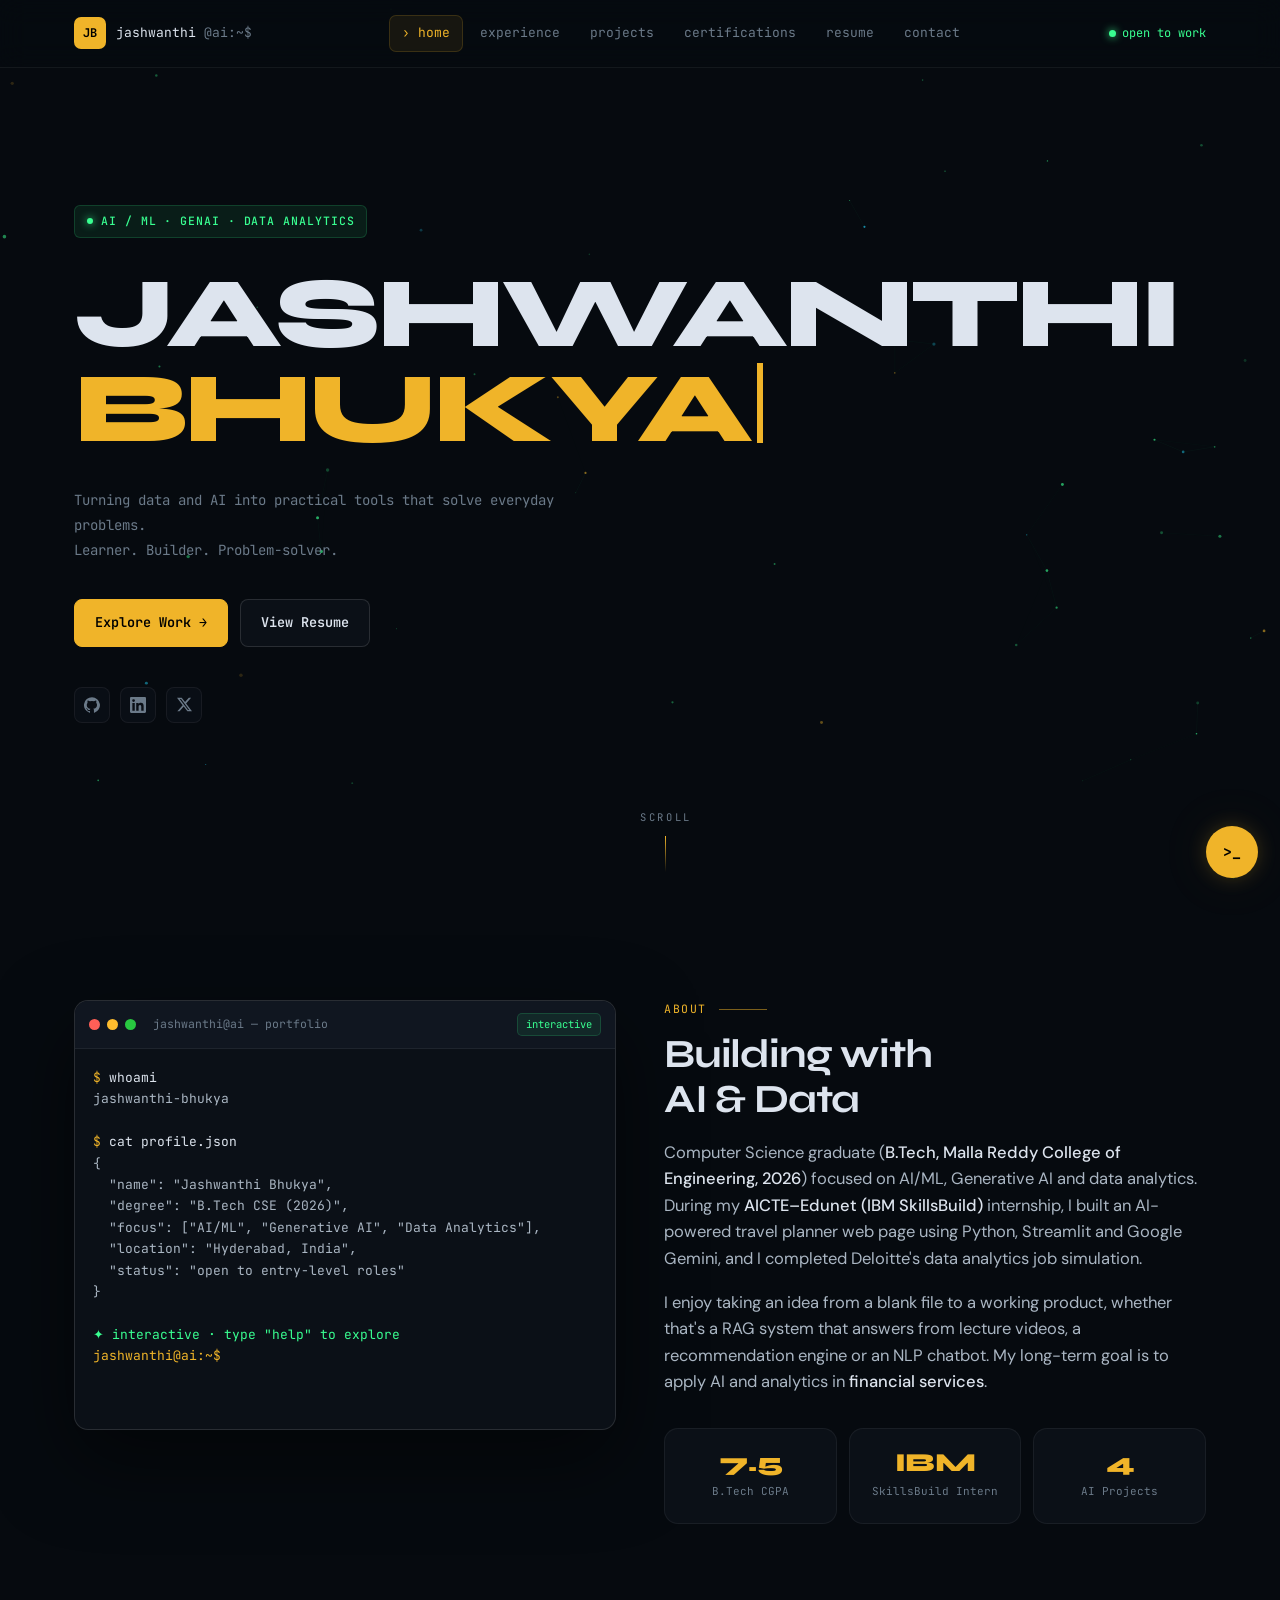
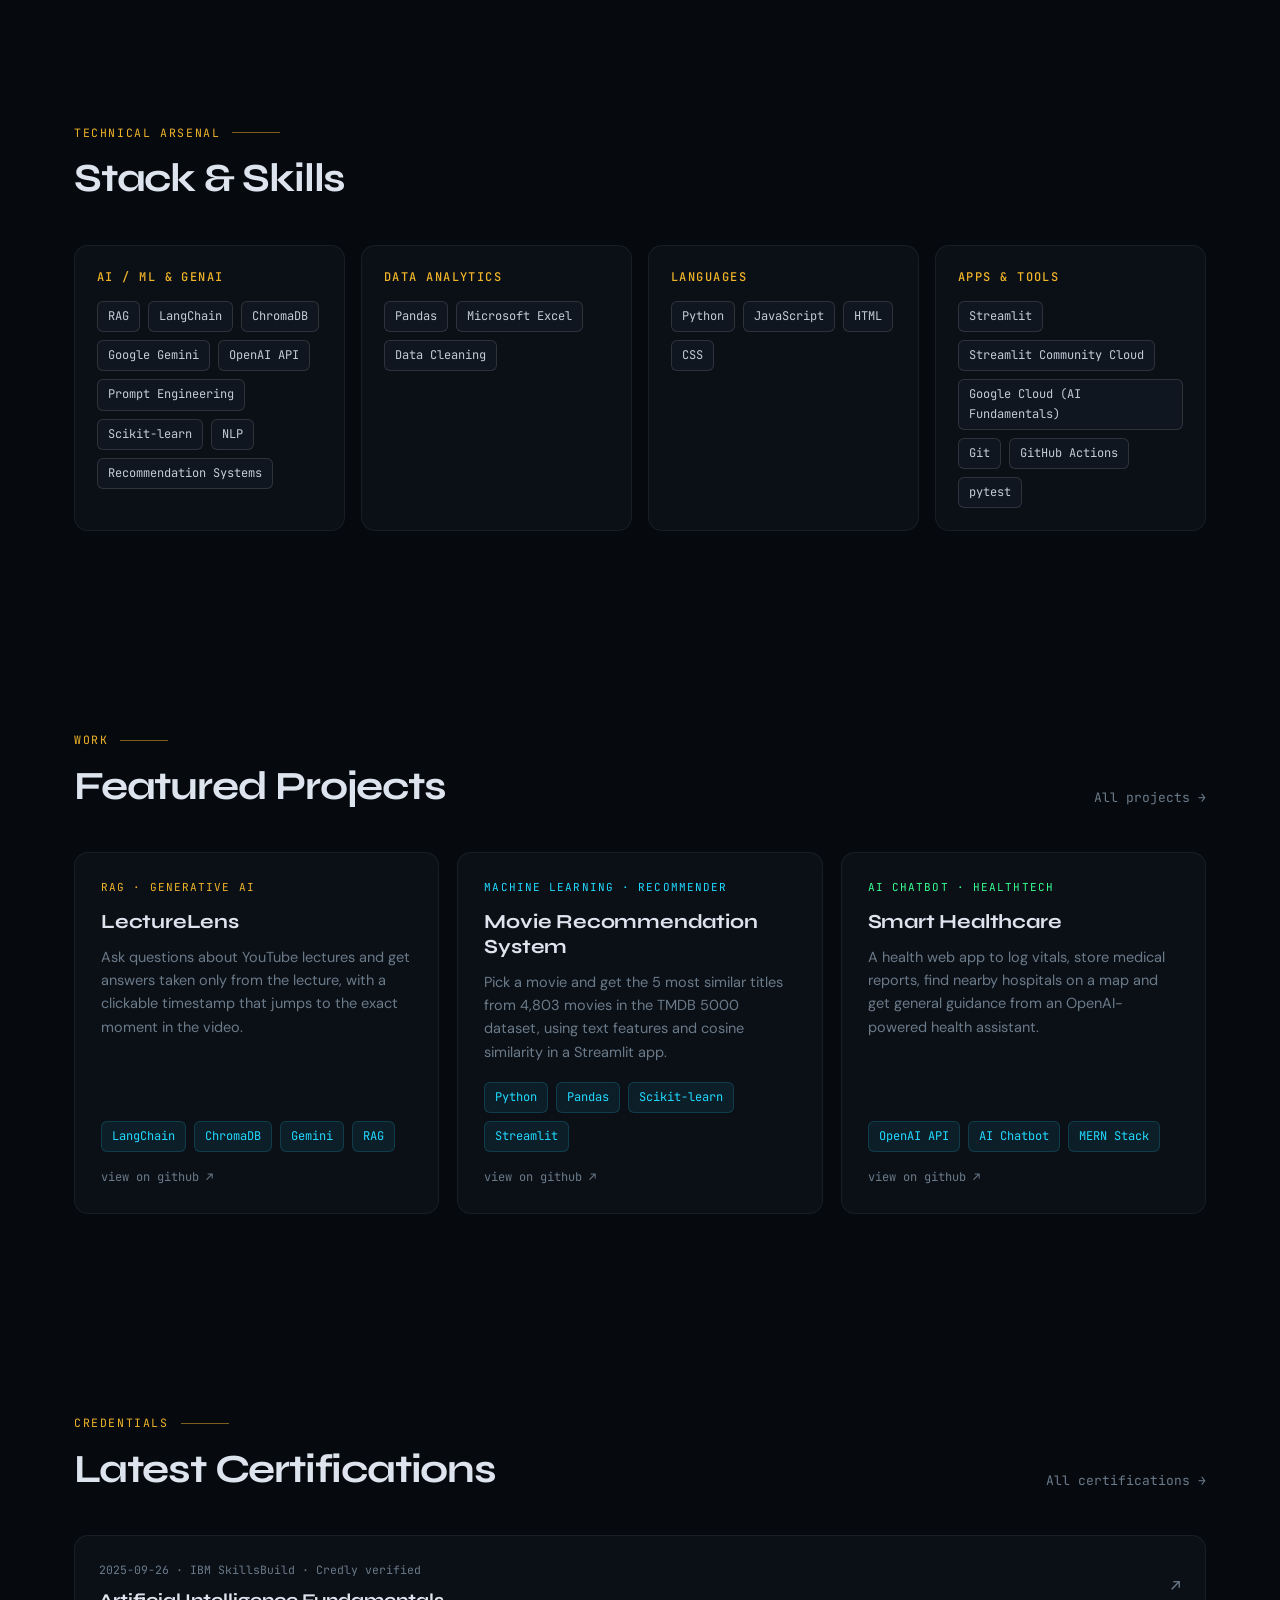
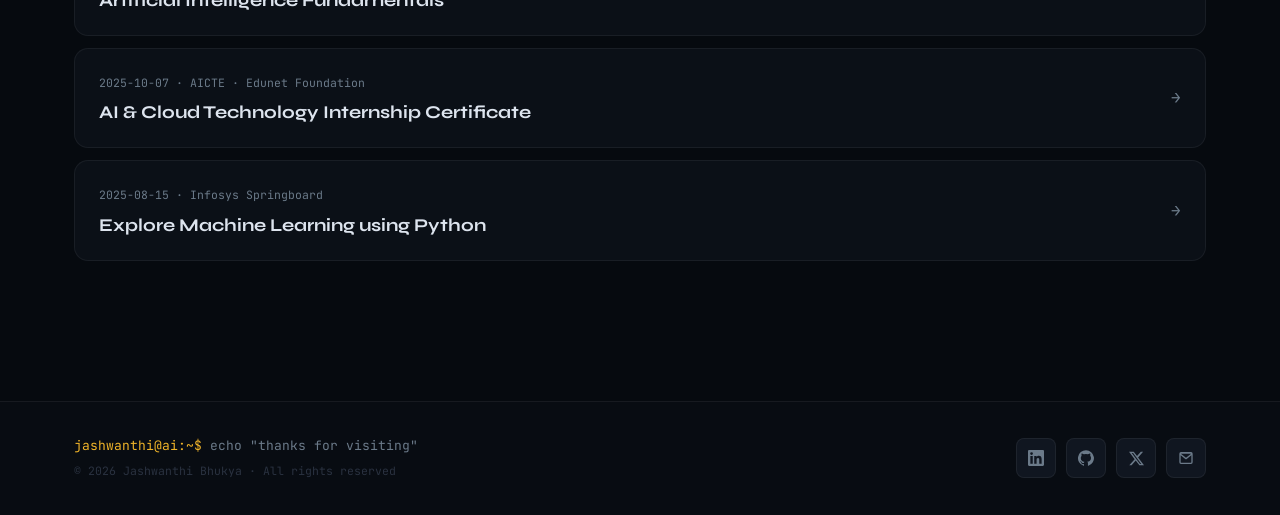
<file: index.html>
<!doctype html>
<html lang="en">
<head>
<meta charset="utf-8">
<meta name="viewport" content="width=device-width, initial-scale=1">
<title>Jashwanthi Bhukya | AI/ML, GenAI &amp; Data Analytics</title>
<meta name="description" content="Jashwanthi Bhukya – 2026 Computer Science graduate building with AI/ML, Generative AI and data analytics. Based in Hyderabad, open to roles in Hyderabad, Bengaluru and across India.">
<meta property="og:title" content="Jashwanthi Bhukya | AI/ML, GenAI & Data Analytics">
<meta property="og:description" content="Turning data and AI into practical tools that solve everyday problems.">
<link rel="icon" type="image/svg+xml" href="favicon.svg?v=2">
<link rel="icon" type="image/png" sizes="32x32" href="favicon-32.png?v=2">
<link rel="shortcut icon" href="favicon.ico?v=2">
<link rel="apple-touch-icon" href="apple-touch-icon.png?v=2">
<link rel="preconnect" href="https://fonts.googleapis.com">
<link rel="preconnect" href="https://fonts.gstatic.com" crossorigin>
<link href="https://fonts.googleapis.com/css2?family=Syne:wght@600;700;800&family=JetBrains+Mono:wght@400;500;600;700&family=DM+Sans:opsz,wght@9..40,300;9..40,400;9..40,500&display=swap" rel="stylesheet">
<link rel="stylesheet" href="styles.css">
</head>
<body data-page="home">
<main>

<!-- ================= HERO ================= -->
<section class="hero">
  <div class="container">
    <div class="animate-in d-1"><span class="pill">AI / ML · GenAI · Data Analytics</span></div>
    <div class="animate-in d-2"><h1><span class="line">Jashwanthi</span><span class="line accent">Bhukya<span class="cursor"></span></span></h1></div>
    <div class="animate-in d-3"><p class="tagline">Turning data and AI into practical tools that solve everyday problems.<br>Learner. Builder. Problem-solver.</p></div>
    <div class="animate-in d-4 btn-row">
      <a href="projects.html" class="btn primary">Explore Work →</a>
      <a href="resume.html" class="btn">View Resume</a>
    </div>
    <div class="animate-in d-5 hero-socials-wrap"><div data-socials="hero-socials"></div></div>
  </div>
  <div class="scroll-hint animate-in d-6">scroll</div>
</section>

<!-- ================= ABOUT ================= -->
<section>
  <div class="container about-grid">
    <div class="terminal reveal">
      <div class="term-bar"><i></i><i></i><i></i><span>jashwanthi@ai — portfolio</span><span class="badge-int">interactive</span></div>
      <div class="term-body" id="term-body">
        <div class="term-input"><label for="term-in">jashwanthi@ai:~$</label><input id="term-in" type="text" autocomplete="off" spellcheck="false" aria-label="Terminal command"></div>
      </div>
    </div>

    <div class="about-copy reveal">
      <span class="label">About</span>
      <h2>Building with<br>AI &amp; Data</h2>
      <p>Computer Science graduate (<b>B.Tech, Malla Reddy College of Engineering, 2026</b>) focused on AI/ML, Generative AI and data analytics. During my <b>AICTE–Edunet (IBM SkillsBuild)</b> internship, I built an AI-powered travel planner web page using Python, Streamlit and Google Gemini, and I completed Deloitte's data analytics job simulation.</p>
      <p>I enjoy taking an idea from a blank file to a working product, whether that's a RAG system that answers from lecture videos, a recommendation engine or an NLP chatbot. My long-term goal is to apply AI and analytics in <b>financial services</b>.</p>
      <div class="stats">
        <div class="stat"><b>7.5</b><span>B.Tech CGPA</span></div>
        <div class="stat"><b>IBM</b><span>SkillsBuild Intern</span></div>
        <div class="stat"><b>4</b><span>AI Projects</span></div>
      </div>
    </div>
  </div>
</section>

<!-- ================= STACK ================= -->
<section>
  <div class="container">
    <div class="section-head reveal"><div><span class="label">Technical Arsenal</span><h2>Stack &amp; Skills</h2></div></div>
    <div class="stack-grid">
      <div class="stack-card reveal"><h3>AI / ML &amp; GENAI</h3><div class="chips"><span class="chip">RAG</span><span class="chip">LangChain</span><span class="chip">ChromaDB</span><span class="chip">Google Gemini</span><span class="chip">OpenAI API</span><span class="chip">Prompt Engineering</span><span class="chip">Scikit-learn</span><span class="chip">NLP</span><span class="chip">Recommendation Systems</span></div></div>
      <div class="stack-card reveal"><h3>DATA ANALYTICS</h3><div class="chips"><span class="chip">Pandas</span><span class="chip">Microsoft Excel</span><span class="chip">Data Cleaning</span></div></div>
      <div class="stack-card reveal"><h3>LANGUAGES</h3><div class="chips"><span class="chip">Python</span><span class="chip">JavaScript</span><span class="chip">HTML</span><span class="chip">CSS</span></div></div>
      <div class="stack-card reveal"><h3>APPS &amp; TOOLS</h3><div class="chips"><span class="chip">Streamlit</span><span class="chip">Streamlit Community Cloud</span><span class="chip">Google Cloud (AI Fundamentals)</span><span class="chip">Git</span><span class="chip">GitHub Actions</span><span class="chip">pytest</span></div></div>
    </div>
  </div>
</section>

<!-- ================= FEATURED PROJECTS ================= -->
<section>
  <div class="container">
    <div class="section-head reveal">
      <div><span class="label">Work</span><h2>Featured Projects</h2></div>
      <a href="projects.html" class="link-arrow">All projects →</a>
    </div>
    <div class="project-grid">
      <a class="project reveal" href="https://github.com/bhukyajashwanthi/lecturelens" target="_blank" rel="noopener">
        <span class="cat">RAG · Generative AI</span>
        <h3>LectureLens</h3>
        <p>Ask questions about YouTube lectures and get answers taken only from the lecture, with a clickable timestamp that jumps to the exact moment in the video.</p>
        <div class="chips"><span class="chip">LangChain</span><span class="chip">ChromaDB</span><span class="chip">Gemini</span><span class="chip">RAG</span></div>
        <span class="go">view on github ↗</span>
      </a>
      <a class="project reveal" href="https://github.com/bhukyajashwanthi/Movie-Recommendation-System" target="_blank" rel="noopener">
        <span class="cat cyan">Machine Learning · Recommender</span>
        <h3>Movie Recommendation System</h3>
        <p>Pick a movie and get the 5 most similar titles from 4,803 movies in the TMDB 5000 dataset, using text features and cosine similarity in a Streamlit app.</p>
        <div class="chips"><span class="chip">Python</span><span class="chip">Pandas</span><span class="chip">Scikit-learn</span><span class="chip">Streamlit</span></div>
        <span class="go">view on github ↗</span>
      </a>
      <a class="project reveal" href="https://github.com/bhukyajashwanthi/smarthealthcare" target="_blank" rel="noopener">
        <span class="cat green">AI Chatbot · HealthTech</span>
        <h3>Smart Healthcare</h3>
        <p>A health web app to log vitals, store medical reports, find nearby hospitals on a map and get general guidance from an OpenAI-powered health assistant.</p>
        <div class="chips"><span class="chip">OpenAI API</span><span class="chip">AI Chatbot</span><span class="chip">MERN Stack</span></div>
        <span class="go">view on github ↗</span>
      </a>
    </div>
  </div>
</section>

<!-- ================= LATEST CREDENTIALS (mirrors "Latest Writing") ================= -->
<section>
  <div class="container">
    <div class="section-head reveal">
      <div><span class="label">Credentials</span><h2>Latest Certifications</h2></div>
      <a href="certifications.html" class="link-arrow">All certifications →</a>
    </div>
    <div class="list-rows">
      <a class="row-link reveal" href="https://www.credly.com/badges/cf4768bc-b0b2-471b-96e0-168a74e50fd7" target="_blank" rel="noopener">
        <div><span class="meta">2025-09-26 · IBM SkillsBuild · Credly verified</span><h3>Artificial Intelligence Fundamentals</h3></div><span class="arrow">↗</span>
      </a>
      <a class="row-link reveal" href="aicte-edunet-internship.pdf" target="_blank" rel="noopener">
        <div><span class="meta">2025-10-07 · AICTE · Edunet Foundation</span><h3>AI &amp; Cloud Technology Internship Certificate</h3></div><span class="arrow">→</span>
      </a>
      <a class="row-link reveal" href="infosys-explore-ml-python.jpg" target="_blank" rel="noopener">
        <div><span class="meta">2025-08-15 · Infosys Springboard</span><h3>Explore Machine Learning using Python</h3></div><span class="arrow">→</span>
      </a>
    </div>
  </div>
</section>

</main>
<script src="script.js"></script>
</body>
</html>
</file>
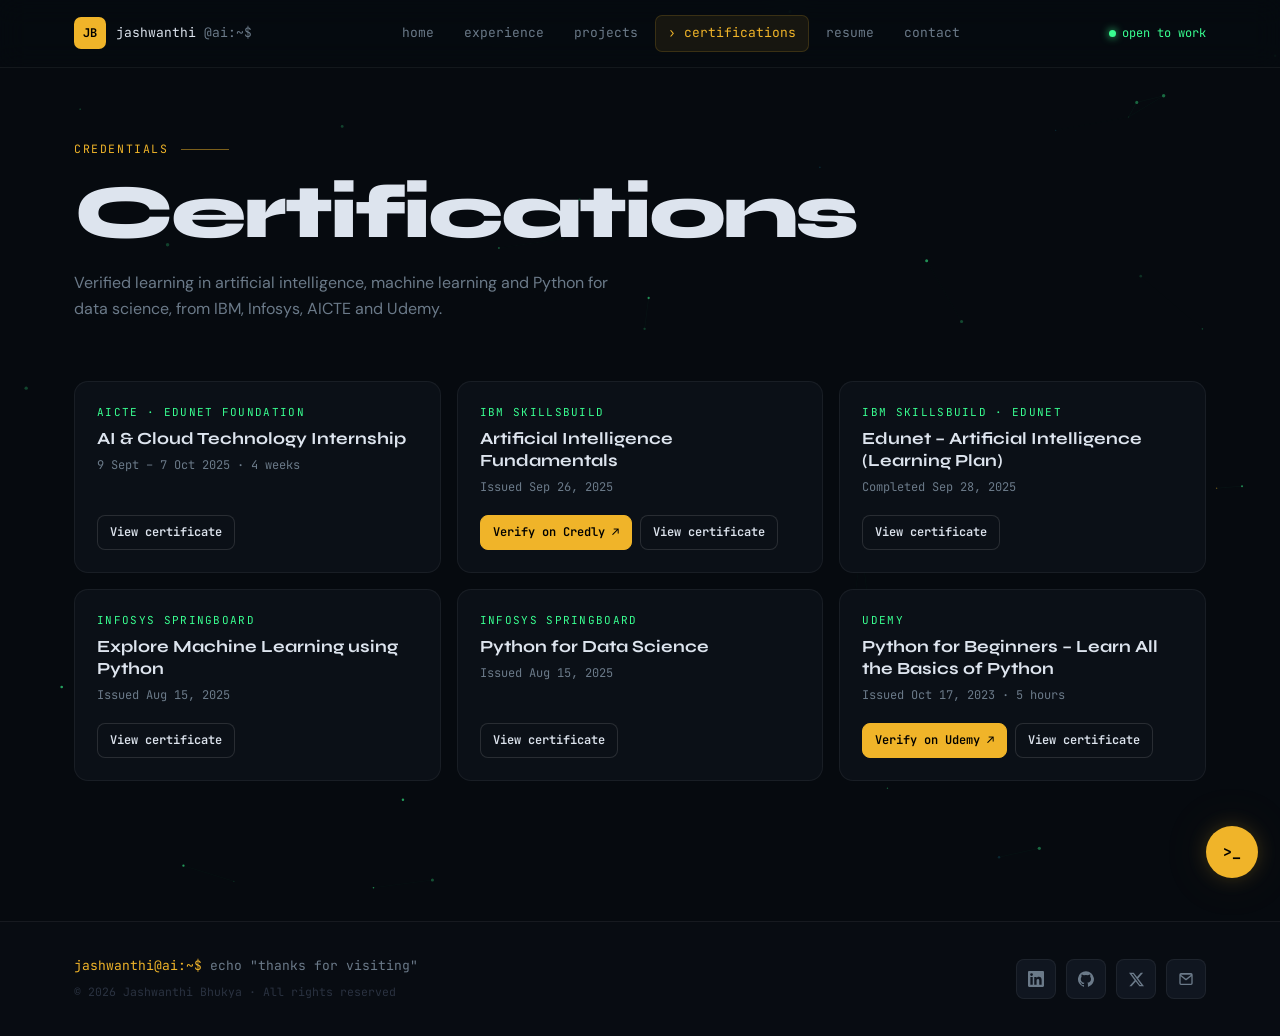
<file: certifications.html>
<!doctype html>
<html lang="en">
<head>
<meta charset="utf-8">
<meta name="viewport" content="width=device-width, initial-scale=1">
<title>Certifications | Jashwanthi Bhukya</title>
<meta name="description" content="Verified certifications of Jashwanthi Bhukya in AI, machine learning and Python.">
<link rel="icon" type="image/svg+xml" href="favicon.svg?v=2">
<link rel="icon" type="image/png" sizes="32x32" href="favicon-32.png?v=2">
<link rel="shortcut icon" href="favicon.ico?v=2">
<link rel="apple-touch-icon" href="apple-touch-icon.png?v=2">
<link rel="preconnect" href="https://fonts.googleapis.com">
<link rel="preconnect" href="https://fonts.gstatic.com" crossorigin>
<link href="https://fonts.googleapis.com/css2?family=Syne:wght@600;700;800&family=JetBrains+Mono:wght@400;500;600;700&family=DM+Sans:opsz,wght@9..40,300;9..40,400;9..40,500&display=swap" rel="stylesheet">
<link rel="stylesheet" href="styles.css">
</head>
<body data-page="certifications">
<main>
  <div class="page-head"><div class="container">
    <span class="label animate-in d-1">Credentials</span>
    <h1 class="animate-in d-2">Certifications</h1>
    <p class="animate-in d-3">Verified learning in artificial intelligence, machine learning and Python for data science, from IBM, Infosys, AICTE and Udemy.</p>
  </div></div>
  <div class="page-body"><div class="container">
    <div class="cert-grid">
      <div class="cert reveal">
        <span class="issuer">AICTE · Edunet Foundation</span><h3>AI &amp; Cloud Technology Internship</h3><span class="date">9 Sept – 7 Oct 2025 · 4 weeks</span>
        <div class="btn-row"><a class="btn small" href="aicte-edunet-internship.pdf" target="_blank" rel="noopener">View certificate</a></div>
      </div>
      <div class="cert reveal">
        <span class="issuer">IBM SkillsBuild</span><h3>Artificial Intelligence Fundamentals</h3><span class="date">Issued Sep 26, 2025</span>
        <div class="btn-row"><a class="btn small primary" href="https://www.credly.com/badges/cf4768bc-b0b2-471b-96e0-168a74e50fd7" target="_blank" rel="noopener">Verify on Credly ↗</a><a class="btn small" href="ibm-ai-fundamentals.pdf" target="_blank" rel="noopener">View certificate</a></div>
      </div>
      <div class="cert reveal">
        <span class="issuer">IBM SkillsBuild · Edunet</span><h3>Edunet – Artificial Intelligence (Learning Plan)</h3><span class="date">Completed Sep 28, 2025</span>
        <div class="btn-row"><a class="btn small" href="ibm-edunet-artificial-intelligence.pdf" target="_blank" rel="noopener">View certificate</a></div>
      </div>
      <div class="cert reveal">
        <span class="issuer">Infosys Springboard</span><h3>Explore Machine Learning using Python</h3><span class="date">Issued Aug 15, 2025</span>
        <div class="btn-row"><a class="btn small" href="infosys-explore-ml-python.jpg" target="_blank" rel="noopener">View certificate</a></div>
      </div>
      <div class="cert reveal">
        <span class="issuer">Infosys Springboard</span><h3>Python for Data Science</h3><span class="date">Issued Aug 15, 2025</span>
        <div class="btn-row"><a class="btn small" href="infosys-python-for-data-science.jpg" target="_blank" rel="noopener">View certificate</a></div>
      </div>
      <div class="cert reveal">
        <span class="issuer">Udemy</span><h3>Python for Beginners – Learn All the Basics of Python</h3><span class="date">Issued Oct 17, 2023 · 5 hours</span>
        <div class="btn-row"><a class="btn small primary" href="https://ude.my/UC-7f723c3f-c0a8-4299-9307-d942af05781f" target="_blank" rel="noopener">Verify on Udemy ↗</a><a class="btn small" href="udemy-python-for-beginners.pdf" target="_blank" rel="noopener">View certificate</a></div>
      </div>
    </div>
  </div></div>
</main>
<script src="script.js"></script>
</body>
</html>
</file>
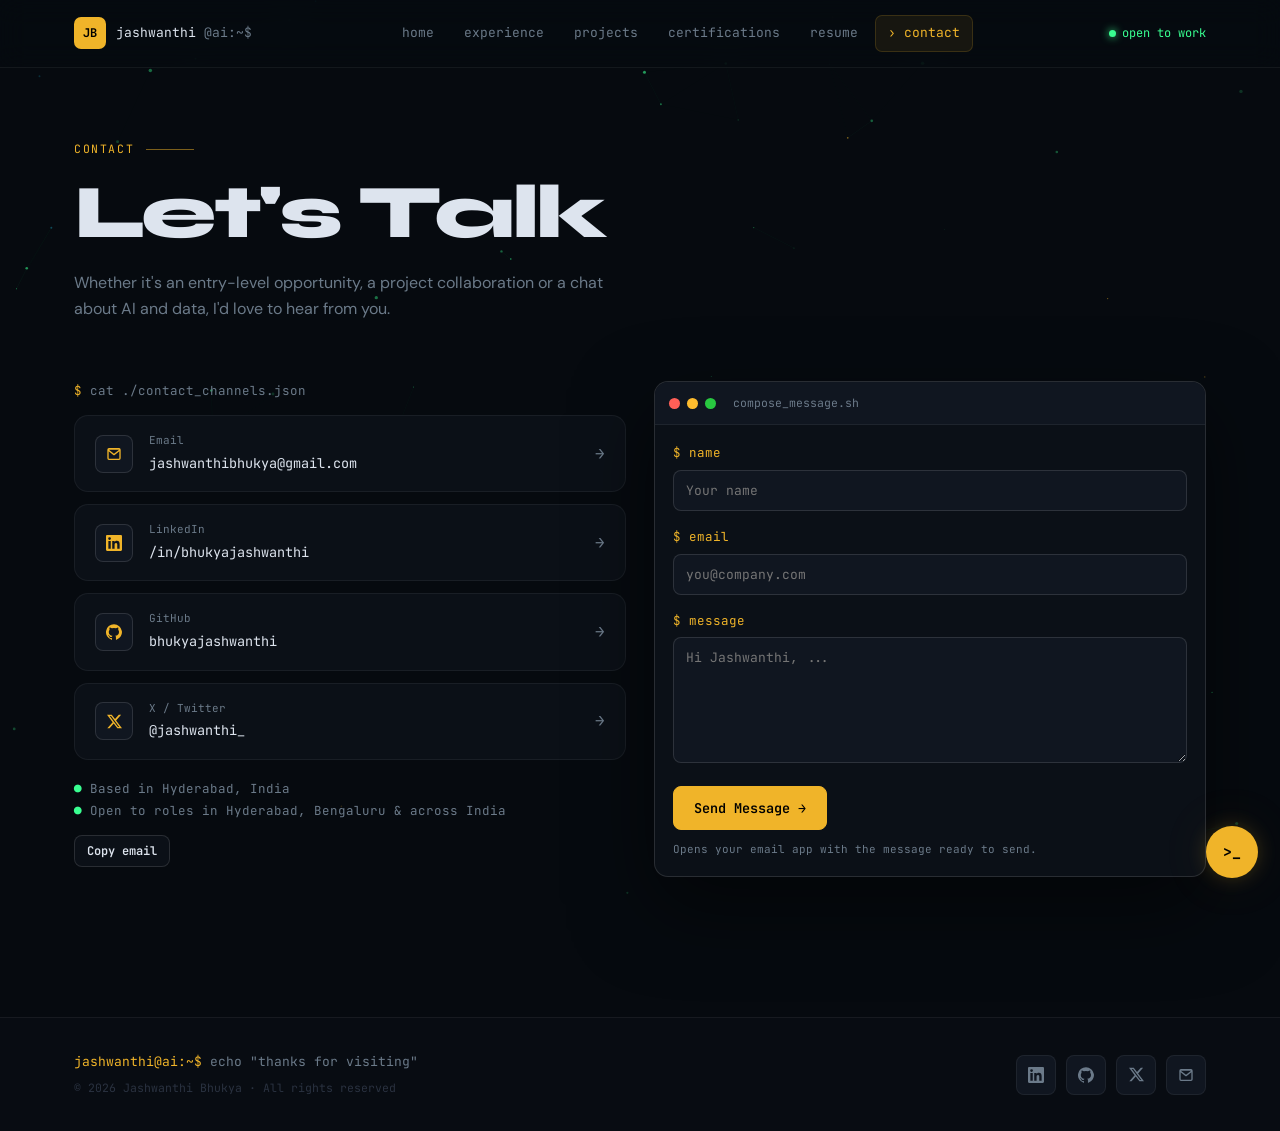
<file: contact.html>
<!doctype html>
<html lang="en">
<head>
<meta charset="utf-8">
<meta name="viewport" content="width=device-width, initial-scale=1">
<title>Contact | Jashwanthi Bhukya</title>
<meta name="description" content="Contact Jashwanthi Bhukya: email, LinkedIn, GitHub and X.">
<link rel="icon" type="image/svg+xml" href="favicon.svg?v=2">
<link rel="icon" type="image/png" sizes="32x32" href="favicon-32.png?v=2">
<link rel="shortcut icon" href="favicon.ico?v=2">
<link rel="apple-touch-icon" href="apple-touch-icon.png?v=2">
<link rel="preconnect" href="https://fonts.googleapis.com">
<link rel="preconnect" href="https://fonts.gstatic.com" crossorigin>
<link href="https://fonts.googleapis.com/css2?family=Syne:wght@600;700;800&family=JetBrains+Mono:wght@400;500;600;700&family=DM+Sans:opsz,wght@9..40,300;9..40,400;9..40,500&display=swap" rel="stylesheet">
<link rel="stylesheet" href="styles.css">
</head>
<body data-page="contact">
<main>
  <div class="page-head"><div class="container">
    <span class="label animate-in d-1">Contact</span>
    <h1 class="animate-in d-2">Let's Talk</h1>
    <p class="animate-in d-3">Whether it's an entry-level opportunity, a project collaboration or a chat about AI and data, I'd love to hear from you.</p>
  </div></div>
  <div class="page-body"><div class="container">
    <div class="contact-grid">
      <div>
        <p class="cmd-label"><b>$</b> cat ./contact_channels.json</p>
        <div class="channels">
          <a class="channel reveal" href="mailto:jashwanthibhukya@gmail.com"><span class="ico" data-icon="email"></span><span class="txt"><small>Email</small><span>jashwanthibhukya@gmail.com</span></span><span class="arrow">→</span></a>
          <a class="channel reveal" href="https://www.linkedin.com/in/bhukyajashwanthi" target="_blank" rel="noopener"><span class="ico" data-icon="linkedin"></span><span class="txt"><small>LinkedIn</small><span>/in/bhukyajashwanthi</span></span><span class="arrow">→</span></a>
          <a class="channel reveal" href="https://github.com/bhukyajashwanthi" target="_blank" rel="noopener"><span class="ico" data-icon="github"></span><span class="txt"><small>GitHub</small><span>bhukyajashwanthi</span></span><span class="arrow">→</span></a>
          <a class="channel reveal" href="https://x.com/jashwanthi_" target="_blank" rel="noopener"><span class="ico" data-icon="x"></span><span class="txt"><small>X / Twitter</small><span>@jashwanthi_</span></span><span class="arrow">→</span></a>
        </div>
        <div class="where-box reveal"><b>●</b> Based in Hyderabad, India<br><b>●</b> Open to roles in Hyderabad, Bengaluru &amp; across India<br><button class="btn small" type="button" data-copy-email style="margin-top:12px">Copy email</button></div>
      </div>
      <div class="terminal compose reveal">
        <div class="term-bar"><i></i><i></i><i></i><span>compose_message.sh</span></div>
        <form class="term-body" id="compose-form" novalidate>
          <div class="field"><label for="f-name">$ name</label><input id="f-name" name="name" type="text" placeholder="Your name" autocomplete="name"></div>
          <div class="field"><label for="f-email">$ email</label><input id="f-email" name="email" type="email" placeholder="you@company.com" autocomplete="email"></div>
          <div class="field"><label for="f-msg">$ message</label><textarea id="f-msg" name="message" rows="6" placeholder="Hi Jashwanthi, ..."></textarea></div>
          <button class="btn primary" type="submit">Send Message →</button>
          <p class="form-note">Opens your email app with the message ready to send.</p>
        </form>
      </div>
    </div>
  </div></div>
</main>
<script src="script.js"></script>
</body>
</html>
</file>
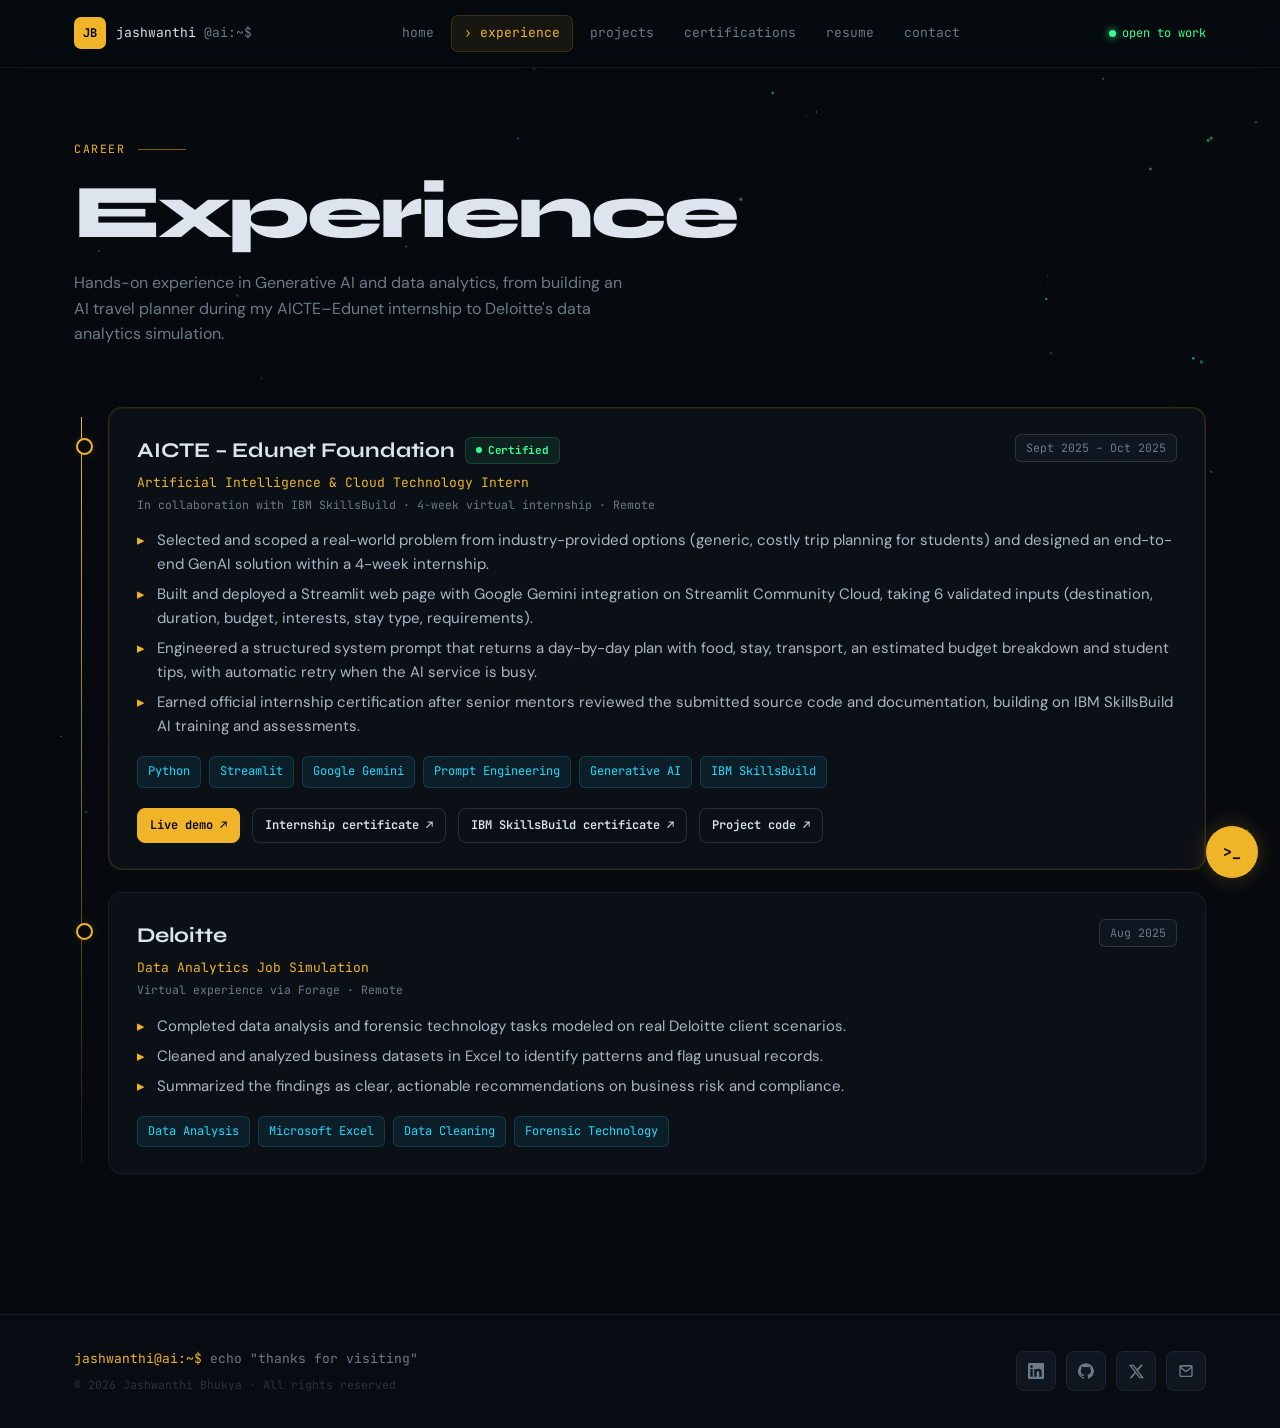
<file: experience.html>
<!doctype html>
<html lang="en">
<head>
<meta charset="utf-8">
<meta name="viewport" content="width=device-width, initial-scale=1">
<title>Experience | Jashwanthi Bhukya</title>
<meta name="description" content="Internship and virtual experience of Jashwanthi Bhukya in AI, cloud and data analytics.">
<link rel="icon" type="image/svg+xml" href="favicon.svg?v=2">
<link rel="icon" type="image/png" sizes="32x32" href="favicon-32.png?v=2">
<link rel="shortcut icon" href="favicon.ico?v=2">
<link rel="apple-touch-icon" href="apple-touch-icon.png?v=2">
<link rel="preconnect" href="https://fonts.googleapis.com">
<link rel="preconnect" href="https://fonts.gstatic.com" crossorigin>
<link href="https://fonts.googleapis.com/css2?family=Syne:wght@600;700;800&family=JetBrains+Mono:wght@400;500;600;700&family=DM+Sans:opsz,wght@9..40,300;9..40,400;9..40,500&display=swap" rel="stylesheet">
<link rel="stylesheet" href="styles.css">
</head>
<body data-page="experience">
<main>
  <div class="page-head"><div class="container">
    <span class="label animate-in d-1">Career</span>
    <h1 class="animate-in d-2">Experience</h1>
    <p class="animate-in d-3">Hands-on experience in Generative AI and data analytics, from building an AI travel planner during my AICTE–Edunet internship to Deloitte's data analytics simulation.</p>
  </div></div>
  <div class="page-body"><div class="container">
    <div class="timeline">
      <article class="job featured reveal">
        <div class="job-top">
          <div>
            <h3>AICTE – Edunet Foundation <span class="badge done">Certified</span></h3>
            <div class="role">Artificial Intelligence &amp; Cloud Technology Intern</div>
            <div class="sub">In collaboration with IBM SkillsBuild · 4-week virtual internship · Remote</div>
          </div>
          <span class="when">Sept 2025 – Oct 2025</span>
        </div>
        <ul class="tri">
          <li>Selected and scoped a real-world problem from industry-provided options (generic, costly trip planning for students) and designed an end-to-end GenAI solution within a 4-week internship.</li>
          <li>Built and deployed a Streamlit web page with Google Gemini integration on Streamlit Community Cloud, taking 6 validated inputs (destination, duration, budget, interests, stay type, requirements).</li>
          <li>Engineered a structured system prompt that returns a day-by-day plan with food, stay, transport, an estimated budget breakdown and student tips, with automatic retry when the AI service is busy.</li>
          <li>Earned official internship certification after senior mentors reviewed the submitted source code and documentation, building on IBM SkillsBuild AI training and assessments.</li>
        </ul>
        <div class="chips"><span class="chip">Python</span><span class="chip">Streamlit</span><span class="chip">Google Gemini</span><span class="chip">Prompt Engineering</span><span class="chip">Generative AI</span><span class="chip">IBM SkillsBuild</span></div>
        <div class="btn-row">
          <a class="btn small primary" href="https://jashwanthi-travel-planner.streamlit.app" target="_blank" rel="noopener">Live demo ↗</a>
          <a class="btn small" href="aicte-edunet-internship.pdf" target="_blank" rel="noopener">Internship certificate ↗</a>
          <a class="btn small" href="ibm-edunet-artificial-intelligence.pdf" target="_blank" rel="noopener">IBM SkillsBuild certificate ↗</a>
          <a class="btn small" href="https://github.com/bhukyajashwanthi/ai-travel-planner-students" target="_blank" rel="noopener">Project code ↗</a>
        </div>
      </article>
      <article class="job reveal">
        <div class="job-top">
          <div>
            <h3>Deloitte</h3>
            <div class="role">Data Analytics Job Simulation</div>
            <div class="sub">Virtual experience via Forage · Remote</div>
          </div>
          <span class="when">Aug 2025</span>
        </div>
        <ul class="tri">
          <li>Completed data analysis and forensic technology tasks modeled on real Deloitte client scenarios.</li>
          <li>Cleaned and analyzed business datasets in Excel to identify patterns and flag unusual records.</li>
          <li>Summarized the findings as clear, actionable recommendations on business risk and compliance.</li>
        </ul>
        <div class="chips"><span class="chip">Data Analysis</span><span class="chip">Microsoft Excel</span><span class="chip">Data Cleaning</span><span class="chip">Forensic Technology</span></div>
      </article>
    </div>
  </div></div>
</main>
<script src="script.js"></script>
</body>
</html>
</file>
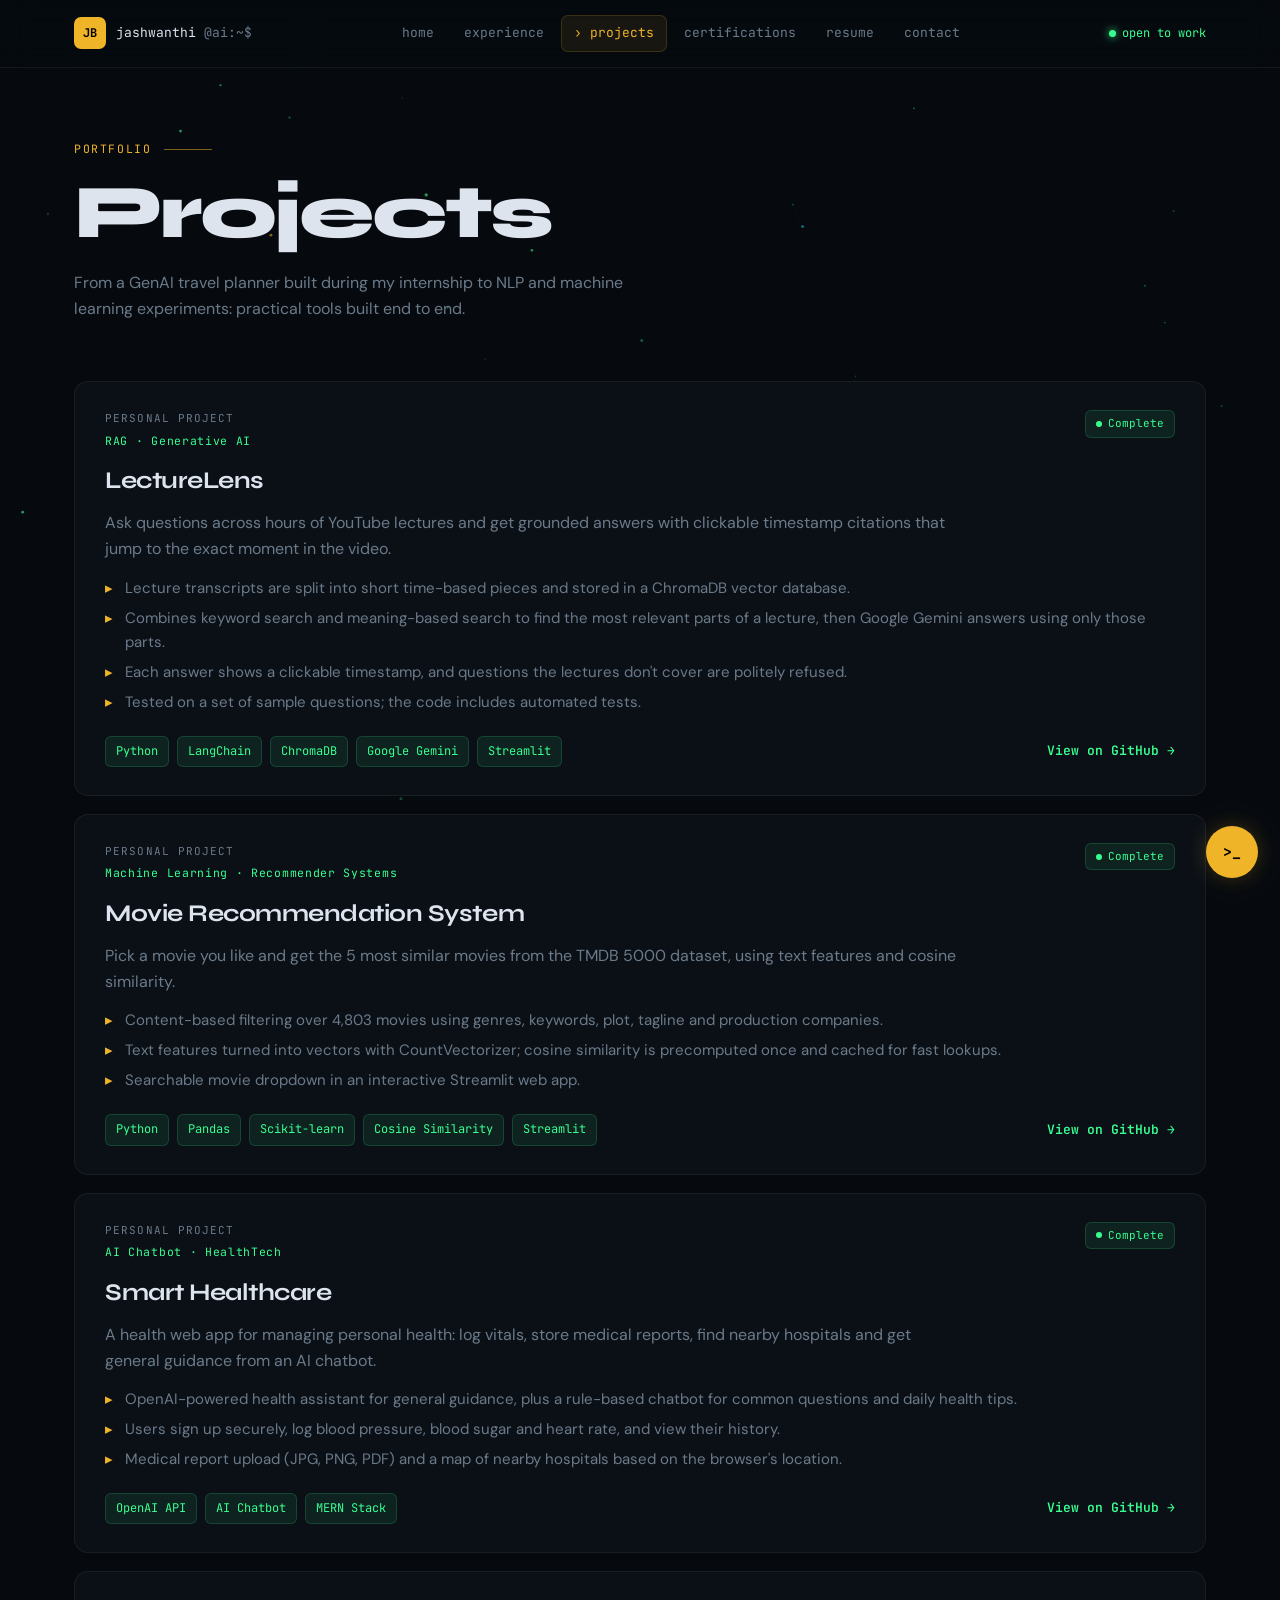
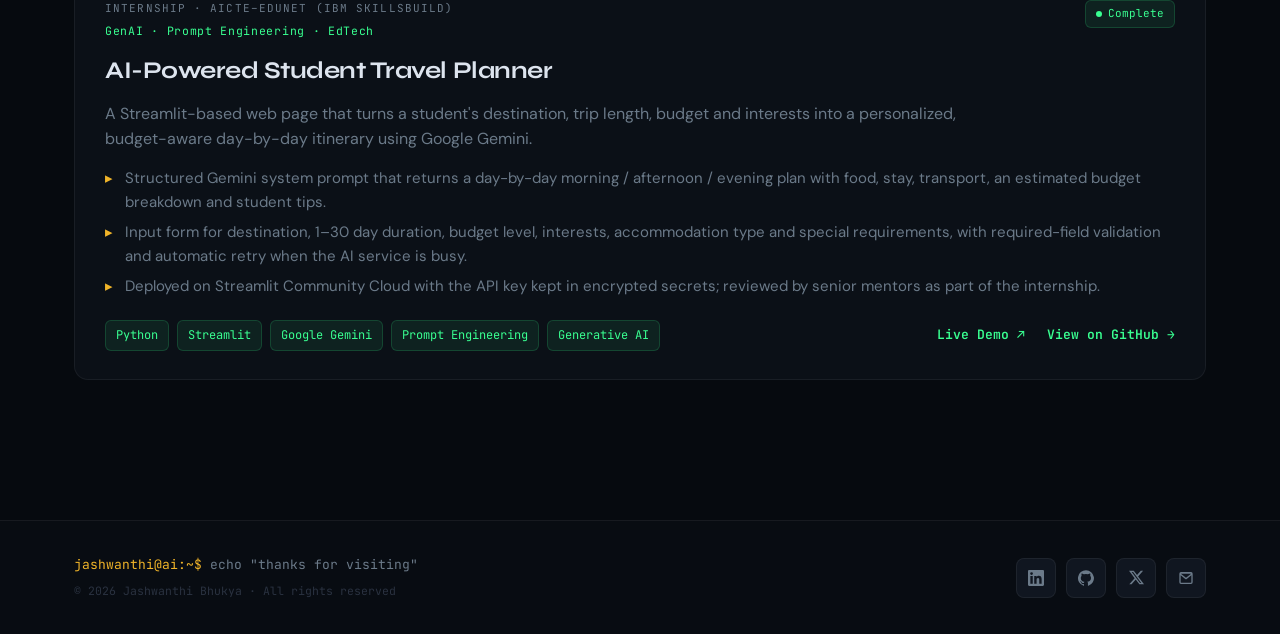
<file: projects.html>
<!doctype html>
<html lang="en">
<head>
<meta charset="utf-8">
<meta name="viewport" content="width=device-width, initial-scale=1">
<title>Projects | Jashwanthi Bhukya</title>
<meta name="description" content="AI, machine learning and full-stack projects by Jashwanthi Bhukya.">
<link rel="icon" type="image/svg+xml" href="favicon.svg?v=2">
<link rel="icon" type="image/png" sizes="32x32" href="favicon-32.png?v=2">
<link rel="shortcut icon" href="favicon.ico?v=2">
<link rel="apple-touch-icon" href="apple-touch-icon.png?v=2">
<link rel="preconnect" href="https://fonts.googleapis.com">
<link rel="preconnect" href="https://fonts.gstatic.com" crossorigin>
<link href="https://fonts.googleapis.com/css2?family=Syne:wght@600;700;800&family=JetBrains+Mono:wght@400;500;600;700&family=DM+Sans:opsz,wght@9..40,300;9..40,400;9..40,500&display=swap" rel="stylesheet">
<link rel="stylesheet" href="styles.css">
</head>
<body data-page="projects">
<main>
  <div class="page-head"><div class="container">
    <span class="label animate-in d-1">Portfolio</span>
    <h1 class="animate-in d-2">Projects</h1>
    <p class="animate-in d-3">From a GenAI travel planner built during my internship to NLP and machine learning experiments: practical tools built end to end.</p>
  </div></div>
  <div class="page-body"><div class="container">
    <div class="pcards">
      <article class="pcard reveal">
        <div class="pcard-top">
          <div><span class="ctx">Personal Project</span><span class="cat">RAG · Generative AI</span></div>
          <span class="badge done">Complete</span>
        </div>
        <h3>LectureLens</h3>
        <p>Ask questions across hours of YouTube lectures and get grounded answers with clickable timestamp citations that jump to the exact moment in the video.</p>
        <ul class="tri"><li>Lecture transcripts are split into short time-based pieces and stored in a ChromaDB vector database.</li><li>Combines keyword search and meaning-based search to find the most relevant parts of a lecture, then Google Gemini answers using only those parts.</li><li>Each answer shows a clickable timestamp, and questions the lectures don't cover are politely refused.</li><li>Tested on a set of sample questions; the code includes automated tests.</li></ul>
        <div class="pcard-bottom"><div class="chips"><span class="chip">Python</span><span class="chip">LangChain</span><span class="chip">ChromaDB</span><span class="chip">Google Gemini</span><span class="chip">Streamlit</span></div><div class="pcard-links"><a href="https://github.com/bhukyajashwanthi/lecturelens" target="_blank" rel="noopener">View on GitHub →</a></div></div>
      </article>
      <article class="pcard reveal">
        <div class="pcard-top">
          <div><span class="ctx">Personal Project</span><span class="cat">Machine Learning · Recommender Systems</span></div>
          <span class="badge done">Complete</span>
        </div>
        <h3>Movie Recommendation System</h3>
        <p>Pick a movie you like and get the 5 most similar movies from the TMDB 5000 dataset, using text features and cosine similarity.</p>
        <ul class="tri"><li>Content-based filtering over 4,803 movies using genres, keywords, plot, tagline and production companies.</li><li>Text features turned into vectors with CountVectorizer; cosine similarity is precomputed once and cached for fast lookups.</li><li>Searchable movie dropdown in an interactive Streamlit web app.</li></ul>
        <div class="pcard-bottom"><div class="chips"><span class="chip">Python</span><span class="chip">Pandas</span><span class="chip">Scikit-learn</span><span class="chip">Cosine Similarity</span><span class="chip">Streamlit</span></div><div class="pcard-links"><a href="https://github.com/bhukyajashwanthi/Movie-Recommendation-System" target="_blank" rel="noopener">View on GitHub →</a></div></div>
      </article>
      <article class="pcard reveal">
        <div class="pcard-top">
          <div><span class="ctx">Personal Project</span><span class="cat">AI Chatbot · HealthTech</span></div>
          <span class="badge done">Complete</span>
        </div>
        <h3>Smart Healthcare</h3>
        <p>A health web app for managing personal health: log vitals, store medical reports, find nearby hospitals and get general guidance from an AI chatbot.</p>
        <ul class="tri"><li>OpenAI-powered health assistant for general guidance, plus a rule-based chatbot for common questions and daily health tips.</li><li>Users sign up securely, log blood pressure, blood sugar and heart rate, and view their history.</li><li>Medical report upload (JPG, PNG, PDF) and a map of nearby hospitals based on the browser's location.</li></ul>
        <div class="pcard-bottom"><div class="chips"><span class="chip">OpenAI API</span><span class="chip">AI Chatbot</span><span class="chip">MERN Stack</span></div><div class="pcard-links"><a href="https://github.com/bhukyajashwanthi/smarthealthcare" target="_blank" rel="noopener">View on GitHub →</a></div></div>
      </article>
      <article class="pcard reveal">
        <div class="pcard-top">
          <div><span class="ctx">Internship · AICTE–Edunet (IBM SkillsBuild)</span><span class="cat ">GenAI · Prompt Engineering · EdTech</span></div>
          <span class="badge done">Complete</span>
        </div>
        <h3>AI-Powered Student Travel Planner</h3>
        <p>A Streamlit-based web page that turns a student's destination, trip length, budget and interests into a personalized, budget-aware day-by-day itinerary using Google Gemini.</p>
        <ul class="tri"><li>Structured Gemini system prompt that returns a day-by-day morning / afternoon / evening plan with food, stay, transport, an estimated budget breakdown and student tips.</li><li>Input form for destination, 1–30 day duration, budget level, interests, accommodation type and special requirements, with required-field validation and automatic retry when the AI service is busy.</li><li>Deployed on Streamlit Community Cloud with the API key kept in encrypted secrets; reviewed by senior mentors as part of the internship.</li></ul>
        <div class="pcard-bottom"><div class="chips"><span class="chip">Python</span><span class="chip">Streamlit</span><span class="chip">Google Gemini</span><span class="chip">Prompt Engineering</span><span class="chip">Generative AI</span></div><div class="pcard-links"><a href="https://jashwanthi-travel-planner.streamlit.app" target="_blank" rel="noopener">Live Demo ↗</a><a href="https://github.com/bhukyajashwanthi/ai-travel-planner-students" target="_blank" rel="noopener">View on GitHub →</a></div></div>
      </article>
    </div>
  </div></div>
</main>
<script src="script.js"></script>
</body>
</html>
</file>
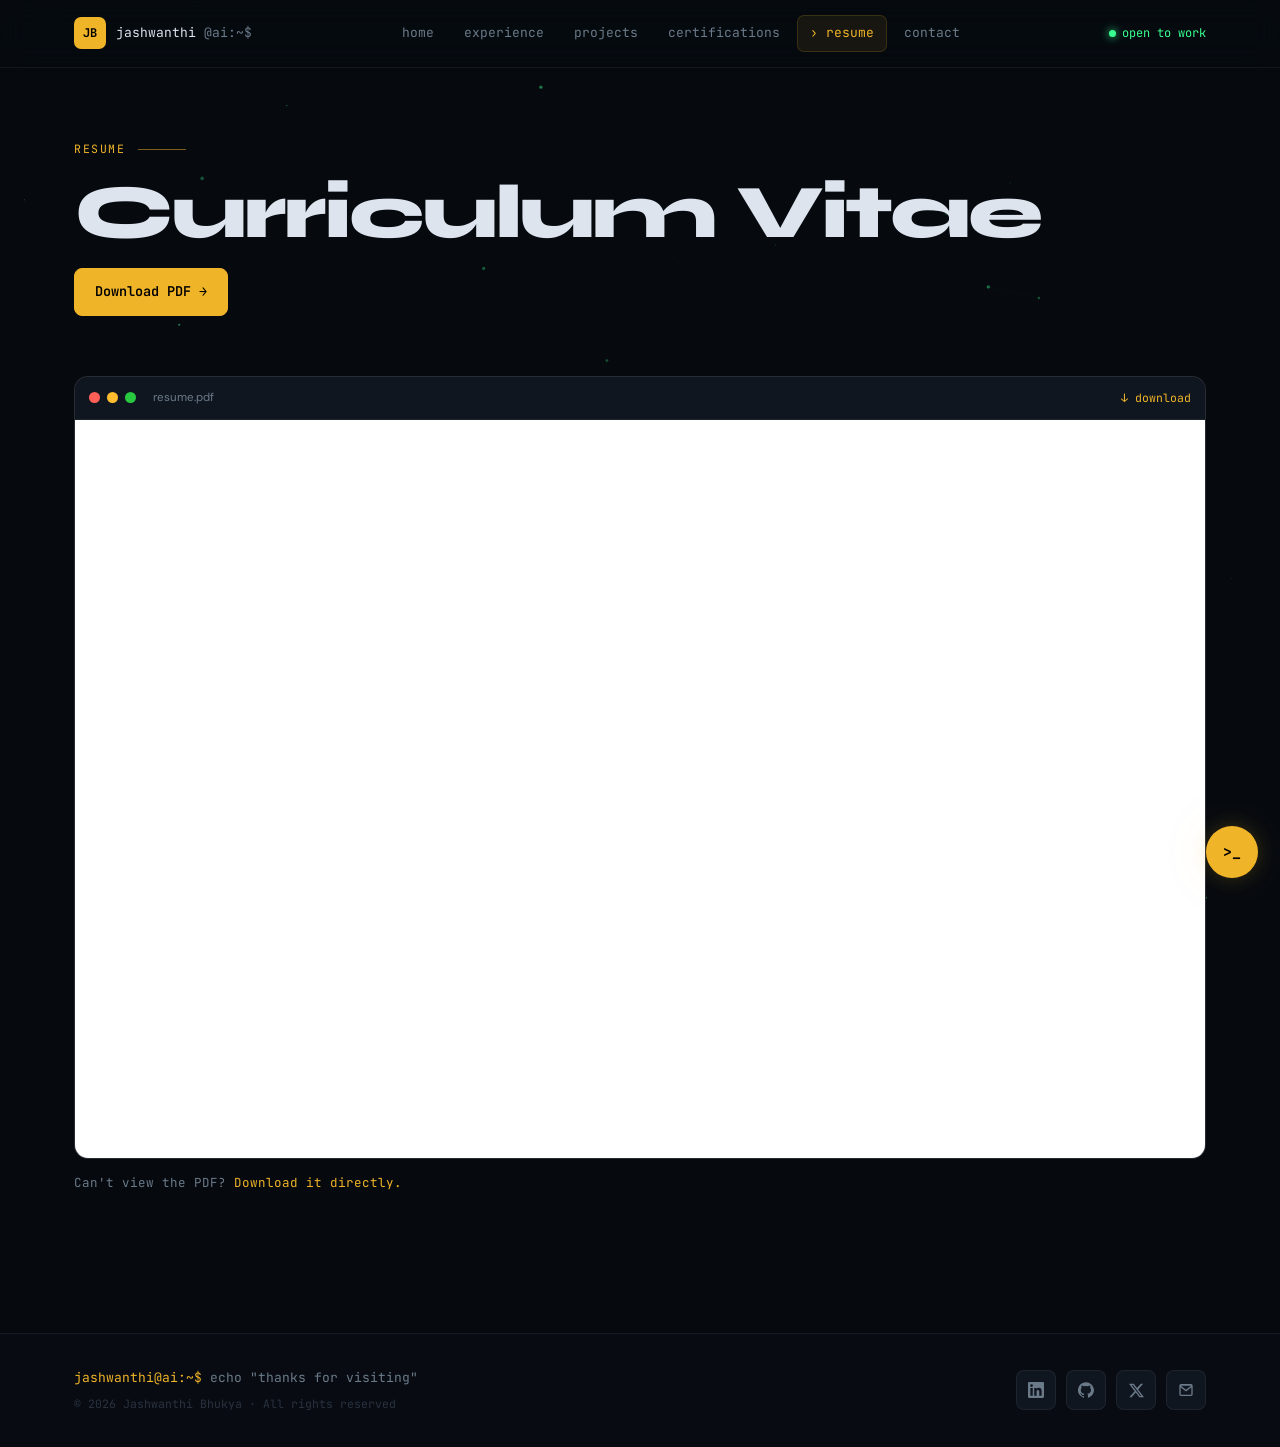
<file: resume.html>
<!doctype html>
<html lang="en">
<head>
<meta charset="utf-8">
<meta name="viewport" content="width=device-width, initial-scale=1">
<title>Resume | Jashwanthi Bhukya</title>
<link rel="icon" type="image/svg+xml" href="favicon.svg?v=2">
<link rel="icon" type="image/png" sizes="32x32" href="favicon-32.png?v=2">
<link rel="shortcut icon" href="favicon.ico?v=2">
<link rel="apple-touch-icon" href="apple-touch-icon.png?v=2">
<link rel="preconnect" href="https://fonts.googleapis.com">
<link rel="preconnect" href="https://fonts.gstatic.com" crossorigin>
<link href="https://fonts.googleapis.com/css2?family=Syne:wght@600;700;800&family=JetBrains+Mono:wght@400;500;600;700&family=DM+Sans:opsz,wght@9..40,300;9..40,400;9..40,500&display=swap" rel="stylesheet">
<link rel="stylesheet" href="styles.css">
</head>
<body data-page="resume">
<main>
  <div class="page-head"><div class="container section-head" style="margin-bottom:0">
    <div><span class="label">Resume</span><h1>Curriculum Vitae</h1></div>
    <a class="btn primary" href="Jashwanthi_Bhukya_Resume.pdf" download>Download PDF →</a>
  </div></div>
  <div class="page-body"><div class="container">
    <div class="pdf-frame">
      <div class="term-bar"><i></i><i></i><i></i><span>resume.pdf</span><a href="Jashwanthi_Bhukya_Resume.pdf" download>↓ download</a></div>
      <iframe src="Jashwanthi_Bhukya_Resume.pdf#view=FitH" title="Jashwanthi Bhukya resume"></iframe>
    </div>
    <p class="muted" style="font-family: var(--font-mono); font-size: 12.5px; margin-top: 14px;">Can't view the PDF? <a href="Jashwanthi_Bhukya_Resume.pdf" style="color: var(--amber);">Download it directly.</a></p>
  </div></div>
</main>
<script src="script.js"></script>
</body>
</html>
</file>
<file: styles.css>
:root {
  --bg: #060a0f; --surface: #0b1017; --surface-2: #101620; --surface-3: #192030;
  --border: #ffffff0f; --border-bright: #ffffff1f;
  --amber: #f0b429; --amber-10: #f0b42914; --amber-20: #f0b42929;
  --amber-glow: 0 0 20px #f0b42933, 0 0 60px #f0b42914;
  --cyan: #22d9ff; --cyan-10: #22d9ff14; --cyan-20: #22d9ff29;
  --green: #39ff91; --green-10: #39ff9114; --green-20: #39ff9129;
  --text: #dde4ee; --text-muted: #6b7a89; --text-dim: #2a3240;
  --font-display: "Syne", sans-serif; --font-mono: "JetBrains Mono", monospace; --font-body: "DM Sans", sans-serif;
  --nav-height: 68px; --radius: 8px; --radius-lg: 14px;
  color-scheme: dark;
}
* { box-sizing: border-box; margin: 0; padding: 0; }
html { scroll-behavior: smooth; scroll-padding-top: calc(var(--nav-height) + 12px); }
body { background: var(--bg); color: var(--text); font-family: var(--font-body); font-size: 16px; line-height: 1.6; overflow-x: hidden; min-height: 100vh; display: flex; flex-direction: column; }
main { flex: 1; }
a { color: inherit; text-decoration: none; }
::selection { background: var(--amber); color: #000; }
#particles { position: fixed; inset: 0; z-index: 0; pointer-events: none; }
main, footer { position: relative; z-index: 1; }
.container { width: 100%; max-width: 1180px; margin: 0 auto; padding: 0 24px; }
.muted { color: var(--text-muted); }

/* ================= NAV ================= */
.nav { position: fixed; top: 0; left: 0; right: 0; height: var(--nav-height); z-index: 50; display: flex; align-items: center;
  background: #060a0fcc; backdrop-filter: blur(14px); -webkit-backdrop-filter: blur(14px); border-bottom: 1px solid var(--border); }
.nav .container { display: flex; align-items: center; justify-content: space-between; gap: 16px; }
.brand { display: flex; align-items: center; gap: 10px; font-family: var(--font-mono); font-size: 13px; }
.brand-logo { width: 32px; height: 32px; border-radius: 7px; background: var(--amber); color: #000; display: grid; place-items: center; font-weight: 700; font-size: 12px; }
.brand-host { color: var(--text-muted); }
.nav-links { display: flex; gap: 4px; list-style: none; font-family: var(--font-mono); font-size: 13px; }
.nav-links a { padding: 7px 12px; border-radius: 7px; color: var(--text-muted); border: 1px solid transparent; transition: color .2s, background .2s; display: block; }
.nav-links a:hover { color: var(--text); }
.nav-links a.active { color: var(--amber); background: var(--amber-10); border-color: var(--amber-20); }
.nav-links a.active::before { content: "› "; }
.nav-right { display: flex; align-items: center; gap: 12px; }
.status { font-family: var(--font-mono); font-size: 12px; color: var(--green); display: flex; align-items: center; gap: 6px; white-space: nowrap; }
.status::before { content: ""; width: 7px; height: 7px; border-radius: 50%; background: var(--green); box-shadow: 0 0 8px var(--green); animation: pulse 2s infinite; }
@keyframes pulse { 50% { opacity: .35; } }
.menu-btn { display: none; background: none; border: 1px solid var(--border-bright); color: var(--text); border-radius: 7px; width: 36px; height: 34px; font-size: 16px; cursor: pointer; }

/* ================= HERO ================= */
.hero { min-height: 100vh; display: flex; align-items: center; padding: calc(var(--nav-height) + 40px) 0 80px; position: relative; }
.pill { display: inline-flex; align-items: center; gap: 8px; font-family: var(--font-mono); font-size: 11.5px; font-weight: 500; letter-spacing: .08em;
  color: var(--green); background: var(--green-10); border: 1px solid var(--green-20); padding: 6px 12px; border-radius: 6px; text-transform: uppercase; }
.pill::before { content: ""; width: 6px; height: 6px; border-radius: 50%; background: var(--green); box-shadow: 0 0 8px var(--green); }
.hero h1 { font-family: var(--font-display); font-weight: 800; font-size: min(100px, calc((min(100vw, 1180px) - 52px) / 11.2)); line-height: .95; letter-spacing: -0.04em; margin: 28px 0 32px; text-transform: uppercase; }
.hero h1 .line { display: block; }
.hero h1 .accent { color: var(--amber); }
.cursor { display: inline-block; width: .06em; height: .8em; background: var(--amber); margin-left: .08em; vertical-align: -0.02em; animation: blink 1s steps(1) infinite; }
@keyframes blink { 50% { opacity: 0; } }
.tagline { font-family: var(--font-mono); font-size: 14px; color: var(--text-muted); max-width: 540px; line-height: 1.8; }
.btn-row { display: flex; flex-wrap: wrap; gap: 12px; margin-top: 36px; }
.btn { display: inline-flex; align-items: center; gap: 8px; font-family: var(--font-mono); font-size: 13.5px; font-weight: 600; padding: 12px 20px; border-radius: var(--radius);
  border: 1px solid var(--border-bright); background: var(--surface); color: var(--text); cursor: pointer; transition: transform .2s, box-shadow .2s, border-color .2s; }
.btn:hover { transform: translateY(-2px); border-color: var(--amber-20); }
.btn.primary { background: var(--amber); color: #000; border-color: var(--amber); }
.btn.primary:hover { box-shadow: var(--amber-glow); }
.btn.small { padding: 7px 12px; font-size: 12px; }
.scroll-hint { position: absolute; bottom: 28px; left: 50%; transform: translateX(-50%); font-family: var(--font-mono); font-size: 10.5px; letter-spacing: .25em; color: var(--text-muted); display: flex; flex-direction: column; align-items: center; gap: 10px; text-transform: uppercase; }
.scroll-hint::after { content: ""; width: 1px; height: 36px; background: linear-gradient(var(--amber), transparent); animation: drip 2s infinite; }
@keyframes drip { 0% { transform: scaleY(0); transform-origin: top; } 50% { transform: scaleY(1); transform-origin: top; } 51% { transform-origin: bottom; } 100% { transform: scaleY(0); transform-origin: bottom; } }

/* staggered entrance */
.animate-in { opacity: 0; transform: translateY(18px); animation: rise .8s cubic-bezier(.2,.7,.2,1) forwards; }
.d-1 { animation-delay: .1s; } .d-2 { animation-delay: .25s; } .d-3 { animation-delay: .45s; } .d-4 { animation-delay: .6s; } .d-5 { animation-delay: .75s; } .d-6 { animation-delay: 1s; }
@keyframes rise { to { opacity: 1; transform: none; } }

/* ================= SOCIAL ICONS ================= */
.socials-icons { display: flex; gap: 10px; flex-wrap: wrap; }
.socials-icons a { width: 36px; height: 36px; display: grid; place-items: center; border-radius: var(--radius); background: #0b1017cc; border: 1px solid var(--border);
  color: var(--text-muted); transition: color .2s, border-color .2s, transform .2s, box-shadow .2s, background .2s; }
.socials-icons a:hover, .socials-icons a:focus-visible { color: var(--amber); border-color: var(--amber-20); background: var(--amber-10); transform: translateY(-3px); box-shadow: var(--amber-glow); outline: none; }
.hero-socials { margin-top: 40px; }

/* ================= SECTIONS ================= */
section { padding: 100px 0; }
.label { font-family: var(--font-mono); font-size: 11.5px; letter-spacing: .14em; color: var(--amber); display: flex; align-items: center; gap: 12px; text-transform: uppercase; }
.label::after { content: ""; width: 48px; height: 1px; background: var(--amber); opacity: .5; }
h2 { font-family: var(--font-display); font-weight: 700; font-size: clamp(30px, 4vw, 40px); letter-spacing: -0.03em; line-height: 1.12; margin: 14px 0 0; }
.section-head { display: flex; justify-content: space-between; align-items: flex-end; gap: 16px; margin-bottom: 44px; flex-wrap: wrap; }
.link-arrow { font-family: var(--font-mono); font-size: 13px; color: var(--text-muted); transition: color .2s; }
.link-arrow:hover { color: var(--amber); }

/* page header (inner pages) */
.page-head { padding: calc(var(--nav-height) + 72px) 0 40px; }
.page-head h1 { font-family: var(--font-display); font-weight: 800; font-size: clamp(28px, 8.6vw, 76px); letter-spacing: -0.04em; line-height: 1.02; margin-top: 16px; }
.page-head p { font-size: 16px; color: var(--text-muted); max-width: 560px; margin-top: 18px; }
.page-body { padding: 20px 0 100px; }

/* ================= ABOUT ================= */
.about-grid { display: grid; grid-template-columns: 1fr 1fr; gap: 48px; align-items: start; }
.about-copy p { color: #aab6c3; margin-top: 18px; font-size: 16.5px; }
.about-copy p b { color: var(--text); font-weight: 500; }
.stats { display: grid; grid-template-columns: repeat(3, 1fr); gap: 12px; margin-top: 32px; }
.stat { background: var(--surface); border: 1px solid var(--border); border-radius: var(--radius-lg); padding: 20px 12px; text-align: center; }
.stat b { display: block; font-family: var(--font-display); font-weight: 800; font-size: 26px; color: var(--amber); letter-spacing: -0.02em; line-height: 1.1; }
.stat span { font-family: var(--font-mono); font-size: 11px; color: var(--text-muted); }

/* ================= TERMINAL ================= */
.terminal { background: var(--surface); border: 1px solid var(--border-bright); border-radius: var(--radius-lg); overflow: hidden; font-family: var(--font-mono); font-size: 13px; box-shadow: 0 30px 80px #00000080; }
.term-bar { display: flex; align-items: center; gap: 7px; padding: 12px 14px; background: var(--surface-2); border-bottom: 1px solid var(--border); }
.term-bar i { width: 11px; height: 11px; border-radius: 50%; display: block; }
.term-bar i:nth-child(1) { background: #ff5f57; } .term-bar i:nth-child(2) { background: #febc2e; } .term-bar i:nth-child(3) { background: #28c840; }
.term-bar span { margin-left: 10px; font-size: 11.5px; color: var(--text-muted); }
.term-bar .badge-int { margin-left: auto; font-size: 10.5px; color: var(--green); border: 1px solid var(--green-20); background: var(--green-10); padding: 2px 8px; border-radius: 5px; }
.term-body { padding: 18px; height: 380px; overflow-y: auto; line-height: 1.65; scrollbar-width: thin; scrollbar-color: var(--surface-3) transparent; }
.term-body .out { white-space: pre-wrap; color: #aab6c3; }
.term-body .cmd { color: var(--text); white-space: pre-wrap; }
.term-body .cmd b { color: var(--amber); font-weight: 400; }
.term-body .key { color: var(--cyan); }
.term-body .ok { color: var(--green); }
.term-body .err { color: #ff7b72; white-space: pre-wrap; }
.term-input { display: flex; align-items: center; gap: 8px; }
.term-input label { color: var(--amber); white-space: nowrap; }
.term-input input { flex: 1; min-width: 0; background: none; border: 0; outline: 0; color: var(--text); font: inherit; caret-color: var(--amber); }

/* ================= STACK ================= */
.stack-grid { display: grid; grid-template-columns: repeat(auto-fit, minmax(260px, 1fr)); gap: 16px; }
.stack-card { background: var(--surface); border: 1px solid var(--border); border-radius: var(--radius-lg); padding: 22px; transition: border-color .25s, transform .25s; }
.stack-card:hover { border-color: var(--amber-20); transform: translateY(-3px); }
.stack-card h3 { font-family: var(--font-mono); font-size: 12px; letter-spacing: .12em; color: var(--amber); font-weight: 500; margin-bottom: 14px; }
.chips { display: flex; flex-wrap: wrap; gap: 8px; }
.chip { font-family: var(--font-mono); font-size: 12px; padding: 5px 10px; border-radius: 6px; background: var(--surface-2); border: 1px solid var(--border-bright); color: #c3ccd7; }

/* ================= PROJECT CARDS (home) ================= */
.project-grid { display: grid; grid-template-columns: repeat(3, 1fr); gap: 18px; }
.project { background: var(--surface); border: 1px solid var(--border); border-radius: var(--radius-lg); padding: 26px; display: flex; flex-direction: column; transition: transform .25s, border-color .25s, box-shadow .25s; }
a.project:hover { transform: translateY(-4px); border-color: var(--amber-20); box-shadow: 0 20px 50px #00000066; }
.project .cat { font-family: var(--font-mono); font-size: 11px; letter-spacing: .1em; text-transform: uppercase; color: var(--amber); }
.cat.cyan { color: var(--cyan) !important; } .cat.green { color: var(--green) !important; }
.project h3 { font-family: var(--font-display); font-size: 20px; font-weight: 700; letter-spacing: -0.01em; line-height: 1.25; margin: 12px 0 12px; }
.project p { color: var(--text-muted); font-size: 14.5px; flex: 1; }
.project .chips, .pcard .chips, .job .chips { margin-top: 18px; }
.project .chip, .pcard .chip, .job .chip { color: var(--cyan); background: var(--cyan-10); border-color: var(--cyan-20); }
.project .go { font-family: var(--font-mono); font-size: 12px; color: var(--text-muted); margin-top: 16px; }
a.project:hover .go { color: var(--amber); }

/* ================= PROJECTS PAGE ================= */
.pcards { display: grid; gap: 18px; }
.pcard { background: var(--surface); border: 1px solid var(--border); border-radius: var(--radius-lg); padding: 28px 30px; transition: border-color .25s; }
.pcard:hover { border-color: var(--amber-20); }
.pcard-top { display: flex; justify-content: space-between; gap: 14px; align-items: flex-start; flex-wrap: wrap; }
.pcard .ctx { display: block; font-family: var(--font-mono); font-size: 11px; letter-spacing: .1em; text-transform: uppercase; color: var(--text-muted); }
.pcard .cat { display: block; font-family: var(--font-mono); font-size: 11.5px; letter-spacing: .06em; color: var(--amber); margin-top: 4px; }
.pcard h3 { font-family: var(--font-display); font-size: 24px; font-weight: 700; letter-spacing: -0.02em; margin-top: 12px; }
.pcard p { color: #aab6c3; margin-top: 10px; max-width: 860px; }
.badge { font-family: var(--font-mono); font-size: 11px; padding: 4px 10px; border-radius: 6px; white-space: nowrap; display: inline-flex; align-items: center; gap: 6px; }
.badge::before { content: ""; width: 6px; height: 6px; border-radius: 50%; background: currentColor; }
.badge.done { color: var(--green); background: var(--green-10); border: 1px solid var(--green-20); }
.badge.wip { color: var(--amber); background: var(--amber-10); border: 1px solid var(--amber-20); }
.tri { list-style: none; margin-top: 14px; display: grid; gap: 6px; color: #aab6c3; font-size: 15px; }
.tri li { padding-left: 20px; position: relative; }
.tri li::before { content: "▸"; position: absolute; left: 0; color: var(--amber); }
.pcard-foot { display: flex; gap: 18px; flex-wrap: wrap; margin-top: 20px; padding-top: 16px; border-top: 1px solid var(--border); font-family: var(--font-mono); font-size: 12.5px; }
.pcard-foot a { color: var(--text); transition: color .2s; } .pcard-foot a:hover { color: var(--amber); }
.pcard-foot .soon { color: var(--text-muted); }

/* ================= EXPERIENCE PAGE ================= */
.timeline { position: relative; display: grid; gap: 22px; padding-left: 34px; }
.timeline::before { content: ""; position: absolute; left: 7px; top: 10px; bottom: 10px; width: 1px; background: linear-gradient(var(--amber), var(--border)); }
.job { position: relative; background: var(--surface); border: 1px solid var(--border); border-radius: var(--radius-lg); padding: 26px 28px; transition: border-color .25s; }
.job:hover { border-color: var(--amber-20); }
.job.featured { border-color: var(--amber-20); box-shadow: 0 0 0 1px var(--amber-10) inset; }
.job::before { content: ""; position: absolute; left: -33px; top: 30px; width: 13px; height: 13px; border-radius: 50%; background: var(--bg); border: 2px solid var(--amber); box-shadow: 0 0 10px var(--amber-20); }
.job-top { display: flex; justify-content: space-between; gap: 12px; flex-wrap: wrap; align-items: flex-start; }
.job h3 { font-family: var(--font-display); font-size: 21px; font-weight: 700; letter-spacing: -0.01em; display: flex; align-items: center; gap: 10px; flex-wrap: wrap; }
.when { font-family: var(--font-mono); font-size: 11.5px; color: var(--text-muted); border: 1px solid var(--border-bright); background: var(--surface-2); padding: 4px 10px; border-radius: 6px; white-space: nowrap; }
.job .role { font-family: var(--font-mono); font-size: 13px; color: var(--amber); margin-top: 6px; }
.job .sub { font-family: var(--font-mono); font-size: 11.5px; color: var(--text-muted); margin-top: 2px; }
.job .btn-row { margin-top: 20px; }

/* ================= CERTIFICATIONS ================= */
.cert-grid { display: grid; grid-template-columns: repeat(auto-fill, minmax(330px, 1fr)); gap: 16px; }
.cert { background: var(--surface); border: 1px solid var(--border); border-radius: var(--radius-lg); padding: 22px; display: flex; flex-direction: column; gap: 6px; transition: border-color .25s, transform .25s; }
.cert:hover { border-color: var(--amber-20); transform: translateY(-3px); }
.cert .issuer { font-family: var(--font-mono); font-size: 11px; letter-spacing: .12em; text-transform: uppercase; color: var(--green); }
.cert h3 { font-family: var(--font-display); font-size: 17px; font-weight: 700; line-height: 1.3; }
.cert .date { font-family: var(--font-mono); font-size: 12px; color: var(--text-muted); }
.cert .btn-row { margin-top: auto; padding-top: 12px; gap: 8px; }

/* home "latest credentials" list (mirrors "Latest Writing") */
.list-rows { display: grid; gap: 12px; }
.row-link { display: flex; justify-content: space-between; align-items: center; gap: 16px; background: var(--surface); border: 1px solid var(--border); border-radius: var(--radius-lg); padding: 20px 24px; transition: border-color .25s, transform .25s; }
.row-link:hover { border-color: var(--amber-20); transform: translateX(4px); }
.row-link .meta { font-family: var(--font-mono); font-size: 11.5px; color: var(--text-muted); }
.row-link h3 { font-family: var(--font-display); font-size: 18px; font-weight: 700; margin-top: 4px; }
.row-link .arrow { font-family: var(--font-mono); color: var(--text-muted); transition: color .2s; }
.row-link:hover .arrow { color: var(--amber); }

/* ================= CONTACT PAGE ================= */
.contact-grid { display: grid; grid-template-columns: 1fr 1fr; gap: 28px; align-items: start; }
.cmd-label { font-family: var(--font-mono); font-size: 12.5px; color: var(--text-muted); margin-bottom: 14px; }
.cmd-label b { color: var(--amber); font-weight: 400; }
.channels { display: grid; gap: 12px; }
.channel { display: flex; align-items: center; gap: 16px; background: var(--surface); border: 1px solid var(--border); border-radius: var(--radius-lg); padding: 16px 20px; transition: border-color .25s, transform .25s; }
.channel:hover { border-color: var(--amber-20); transform: translateX(4px); }
.channel .ico { width: 38px; height: 38px; border-radius: 8px; display: grid; place-items: center; background: var(--surface-2); border: 1px solid var(--border-bright); color: var(--amber); flex-shrink: 0; }
.channel .txt { flex: 1; min-width: 0; }
.channel .txt small { display: block; font-family: var(--font-mono); font-size: 11px; color: var(--text-muted); }
.channel .txt span { font-family: var(--font-mono); font-size: 13.5px; word-break: break-all; }
.channel .arrow { font-family: var(--font-mono); color: var(--text-muted); }
.channel:hover .arrow { color: var(--amber); }
.where-box { margin-top: 18px; font-family: var(--font-mono); font-size: 12.5px; color: var(--text-muted); line-height: 1.8; }
.where-box b { color: var(--green); font-weight: 400; }
.compose .term-body { height: auto; }
.field { margin-bottom: 16px; }
.field label { display: block; color: var(--amber); font-size: 12.5px; margin-bottom: 6px; }
.field input, .field textarea { width: 100%; background: var(--surface-2); border: 1px solid var(--border-bright); border-radius: var(--radius); color: var(--text); font: 13px var(--font-mono); padding: 11px 12px; outline: none; transition: border-color .2s; resize: vertical; }
.field input:focus, .field textarea:focus { border-color: var(--amber); }
.form-note { font-size: 11px; color: var(--text-muted); margin-top: 10px; }

/* ================= RESUME ================= */
.pdf-frame { background: var(--surface); border: 1px solid var(--border-bright); border-radius: var(--radius-lg); overflow: hidden; }
.pdf-frame .term-bar a { margin-left: auto; font-family: var(--font-mono); font-size: 11.5px; color: var(--amber); }
.pdf-frame iframe { width: 100%; height: 82vh; border: 0; display: block; background: #fff; }

/* ================= FOOTER ================= */
footer { border-top: 1px solid var(--border); background: #080c12; padding: 34px 0; margin-top: 40px; }
footer .container { display: flex; justify-content: space-between; align-items: center; gap: 18px; flex-wrap: wrap; }
.foot-term { font-family: var(--font-mono); font-size: 13px; color: var(--amber); }
.foot-term span { color: var(--text-muted); }
.foot-copy { font-family: var(--font-mono); font-size: 11.5px; color: var(--text-dim); margin-top: 6px; }
.footer-socials a { width: 40px; height: 40px; background: var(--surface-2); }

/* ================= AGENT (>_ button) ================= */
.fab { position: fixed; right: 22px; bottom: 22px; z-index: 70; width: 52px; height: 52px; border-radius: 50%; background: var(--amber); color: #000; border: 0;
  font-family: var(--font-mono); font-weight: 700; font-size: 15px; cursor: pointer; box-shadow: var(--amber-glow); transition: transform .2s; }
.fab:hover { transform: scale(1.06); }
.agent { position: fixed; right: 24px; bottom: 88px; z-index: 69; width: min(420px, calc(100vw - 32px)); height: min(520px, calc(100vh - 120px)); display: none; flex-direction: column;
  background: #0b1017f5; backdrop-filter: blur(16px); -webkit-backdrop-filter: blur(16px); border: 1px solid var(--border-bright); border-radius: var(--radius-lg); box-shadow: 0 30px 80px #000000b3; font-family: var(--font-mono); font-size: 12.5px; overflow: hidden; }
.agent.open { display: flex; animation: rise .25s ease forwards; }
.agent-head { display: flex; align-items: center; justify-content: space-between; padding: 12px 14px; border-bottom: 1px solid var(--border); background: var(--surface-2); }
.agent-head .name { color: var(--text); display: flex; align-items: center; gap: 8px; }
.agent-head .name::before { content: ""; width: 7px; height: 7px; border-radius: 50%; background: var(--green); box-shadow: 0 0 8px var(--green); }
.agent-head .model { font-size: 10.5px; color: var(--amber); border: 1px solid var(--amber-20); background: var(--amber-10); padding: 2px 8px; border-radius: 5px; }
.agent-log { flex: 1; overflow-y: auto; padding: 14px; display: flex; flex-direction: column; gap: 10px; scrollbar-width: thin; scrollbar-color: var(--surface-3) transparent; }
.agent-intro { color: var(--text-muted); white-space: pre-wrap; line-height: 1.6; }
.agent-suggest { display: grid; gap: 8px; }
.agent-suggest button { text-align: left; background: var(--surface-2); border: 1px solid var(--border-bright); color: #aab6c3; border-radius: 7px; padding: 9px 12px; font: inherit; cursor: pointer; transition: border-color .2s, color .2s; }
.agent-suggest button:hover { border-color: var(--amber-20); color: var(--amber); }
.msg { max-width: 92%; padding: 9px 12px; border-radius: 9px; line-height: 1.6; white-space: pre-wrap; word-wrap: break-word; }
.msg.user { align-self: flex-end; background: var(--amber-10); border: 1px solid var(--amber-20); color: var(--text); }
.msg.bot { align-self: flex-start; background: var(--surface-2); border: 1px solid var(--border); color: #c3ccd7; }
.agent-form { display: flex; align-items: center; gap: 8px; padding: 12px 14px; border-top: 1px solid var(--border); }
.agent-form b { color: var(--amber); font-weight: 400; }
.agent-form input { flex: 1; min-width: 0; background: none; border: 0; outline: 0; color: var(--text); font: inherit; caret-color: var(--amber); }
.agent-form button { background: none; border: 1px solid var(--border-bright); color: var(--text-muted); border-radius: 6px; padding: 3px 8px; cursor: pointer; font: inherit; }

.toast { position: fixed; left: 50%; bottom: 28px; transform: translate(-50%, 20px); opacity: 0; background: var(--surface-3); border: 1px solid var(--green-20); color: var(--green);
  font-family: var(--font-mono); font-size: 12.5px; padding: 10px 16px; border-radius: 8px; z-index: 80; transition: .25s; pointer-events: none; }
.toast.show { opacity: 1; transform: translate(-50%, 0); }

.reveal { opacity: 0; transform: translateY(24px); transition: opacity .7s ease, transform .7s ease; }
.reveal.in { opacity: 1; transform: none; }

/* ================= RESPONSIVE ================= */
@media (max-width: 980px) {
  .about-grid, .contact-grid { grid-template-columns: 1fr; }
  .project-grid { grid-template-columns: 1fr 1fr; }
}
@media (max-width: 860px) {
  .menu-btn { display: block; }
  .status { display: none; }
  .nav-links { position: absolute; top: var(--nav-height); left: 0; right: 0; flex-direction: column; background: #060a0ff2; border-bottom: 1px solid var(--border); padding: 10px 16px 16px; display: none; }
  .nav-links.open { display: flex; }
}
@media (max-width: 640px) {
  .container { padding: 0 16px; }
  section { padding: 72px 0; }
  .project-grid, .cert-grid { grid-template-columns: 1fr; }
  .stats { gap: 8px; }
  .stat b { font-size: 21px; }
  .term-body { height: 320px; font-size: 12px; }
  .scroll-hint { display: none; }
  .pcard, .job { padding: 22px 20px; }
  .timeline { padding-left: 26px; }
  .job::before { left: -25px; }
  .timeline::before { left: 5px; }
  .agent { right: 16px; bottom: 84px; }
}
@media (prefers-reduced-motion: reduce) {
  *, *::before, *::after { animation: none !important; transition: none !important; scroll-behavior: auto !important; }
  .reveal, .animate-in { opacity: 1; transform: none; }
}

/* projects page: reference-style bottom row (tags left, links right) */
.pcard .cat { color: var(--green); }
.pcard .chip { color: var(--green); background: var(--green-10); border-color: var(--green-20); }
.pcard p, .pcard .tri { color: var(--text-muted); }
.pcard-bottom { display: flex; justify-content: space-between; align-items: center; gap: 16px; flex-wrap: wrap; margin-top: 22px; }
.pcard-bottom .chips { margin-top: 0; }
.pcard-links { display: flex; gap: 22px; font-family: var(--font-mono); font-size: 13px; font-weight: 600; white-space: nowrap; }
.pcard-links a { color: var(--green); transition: color .2s; }
.pcard-links a:hover { color: var(--amber); }
.pcard .cat.cyan, .pcard .cat.green { color: var(--green) !important; }
</file>
